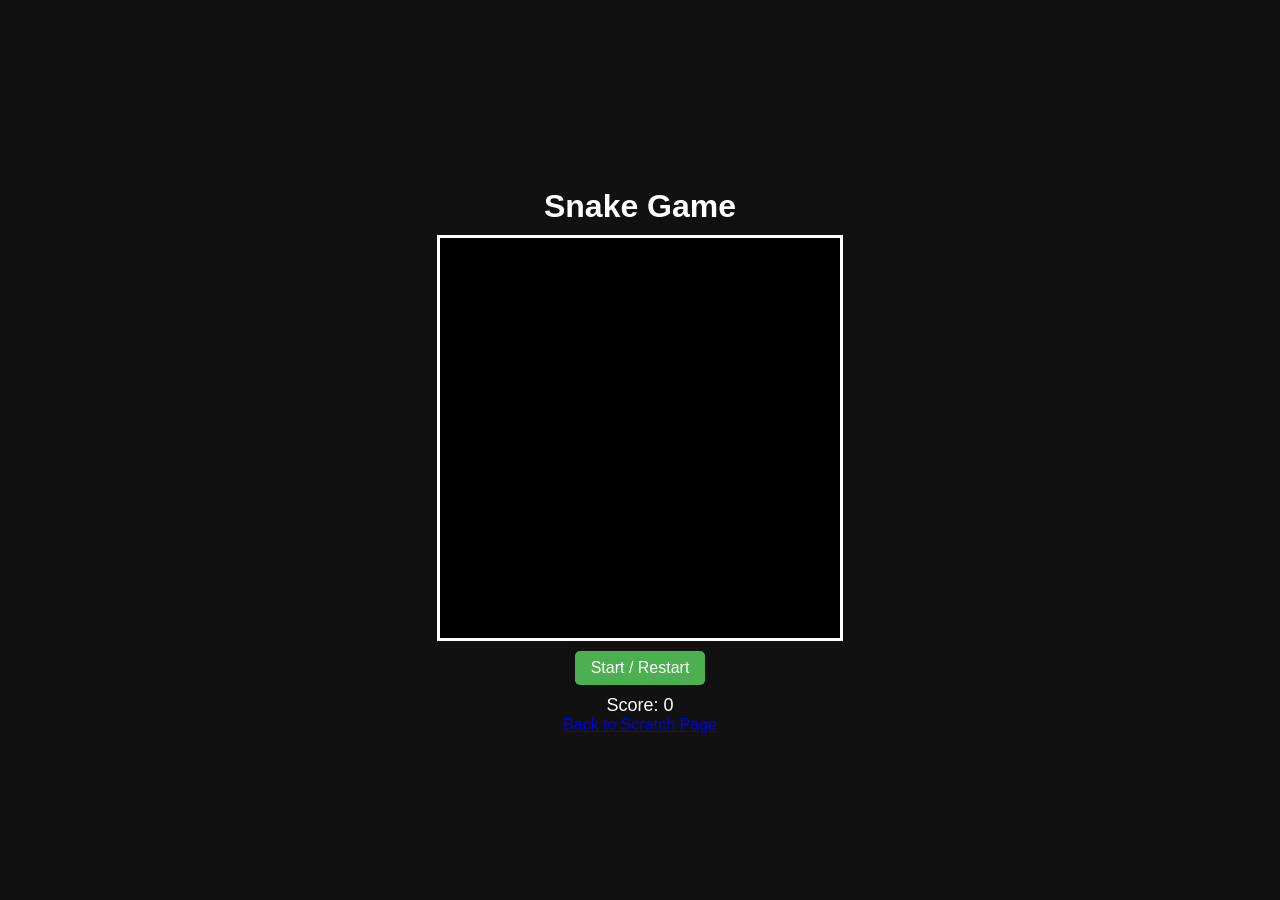
<file: ai.html>
<!DOCTYPE html>
<html lang="en">
<head>
<meta charset="UTF-8">
<title>Snake Game</title>
<style>
    body {
        display: flex;
        flex-direction: column;
        align-items: center;
        font-family: Arial, sans-serif;
        background: #111;
        color: #fff;
        margin: 0;
        height: 100vh;
        justify-content: center;
    }

    h1 {
        margin-bottom: 10px;
    }

    canvas {
        background: #000;
        border: 3px solid #fff;
    }

    #controls {
        margin-top: 10px;
    }

    button {
        padding: 8px 16px;
        font-size: 16px;
        cursor: pointer;
        border: none;
        background: #4CAF50;
        color: white;
        border-radius: 5px;
    }

    button:hover {
        background: #45a049;
    }

    #score {
        margin-top: 10px;
        font-size: 18px;
    }
</style>
</head>
<body>

<h1>Snake Game</h1>
<canvas id="game" width="400" height="400"></canvas>

<div id="controls">
    <button onclick="startGame()">Start / Restart</button>
</div>

<div id="score">Score: 0</div>

<script>
const canvas = document.getElementById("game");
const ctx = canvas.getContext("2d");

const gridSize = 20;
const tileCount = canvas.width / gridSize;

let snake;
let direction;
let food;
let gameInterval;
let score;

function startGame() {
    snake = [{x: 10, y: 10}];
    direction = {x: 1, y: 0};
    food = randomFood();
    score = 0;
    document.getElementById("score").innerText = "Score: 0";

    if (gameInterval) clearInterval(gameInterval);
    gameInterval = setInterval(gameLoop, 120);
}

function gameLoop() {
    update();
    draw();
}

function update() {
    const head = {
        x: snake[0].x + direction.x,
        y: snake[0].y + direction.y
    };

    // Wall collision
    if (
        head.x < 0 || head.x >= tileCount ||
        head.y < 0 || head.y >= tileCount
    ) {
        return gameOver();
    }

    // Self collision
    for (let segment of snake) {
        if (head.x === segment.x && head.y === segment.y) {
            return gameOver();
        }
    }

    snake.unshift(head);

    // Food collision
    if (head.x === food.x && head.y === food.y) {
        score++;
        document.getElementById("score").innerText = "Score: " + score;
        food = randomFood();
    } else {
        snake.pop();
    }
}

function draw() {
    // Clear
    ctx.fillStyle = "black";
    ctx.fillRect(0, 0, canvas.width, canvas.height);

    // Snake
    ctx.fillStyle = "lime";
    for (let segment of snake) {
        ctx.fillRect(segment.x * gridSize, segment.y * gridSize, gridSize - 2, gridSize - 2);
    }

    // Food
    ctx.fillStyle = "red";
    ctx.fillRect(food.x * gridSize, food.y * gridSize, gridSize - 2, gridSize - 2);
}

function randomFood() {
    return {
        x: Math.floor(Math.random() * tileCount),
        y: Math.floor(Math.random() * tileCount)
    };
}

function gameOver() {
    clearInterval(gameInterval);
    alert("Game Over! Score: " + score);
}

// Controls
document.addEventListener("keydown", (e) => {
    switch (e.key) {
        case "ArrowUp":
            if (direction.y === 0) direction = {x: 0, y: -1};
            break;
        case "ArrowDown":
            if (direction.y === 0) direction = {x: 0, y: 1};
            break;
        case "ArrowLeft":
            if (direction.x === 0) direction = {x: -1, y: 0};
            break;
        case "ArrowRight":
            if (direction.x === 0) direction = {x: 1, y: 0};
            break;
    }
});
</script>
<div>
    <a href="fromscratch.html">Back to Scratch Page</a>
</div>
</body>
</html>
</file>
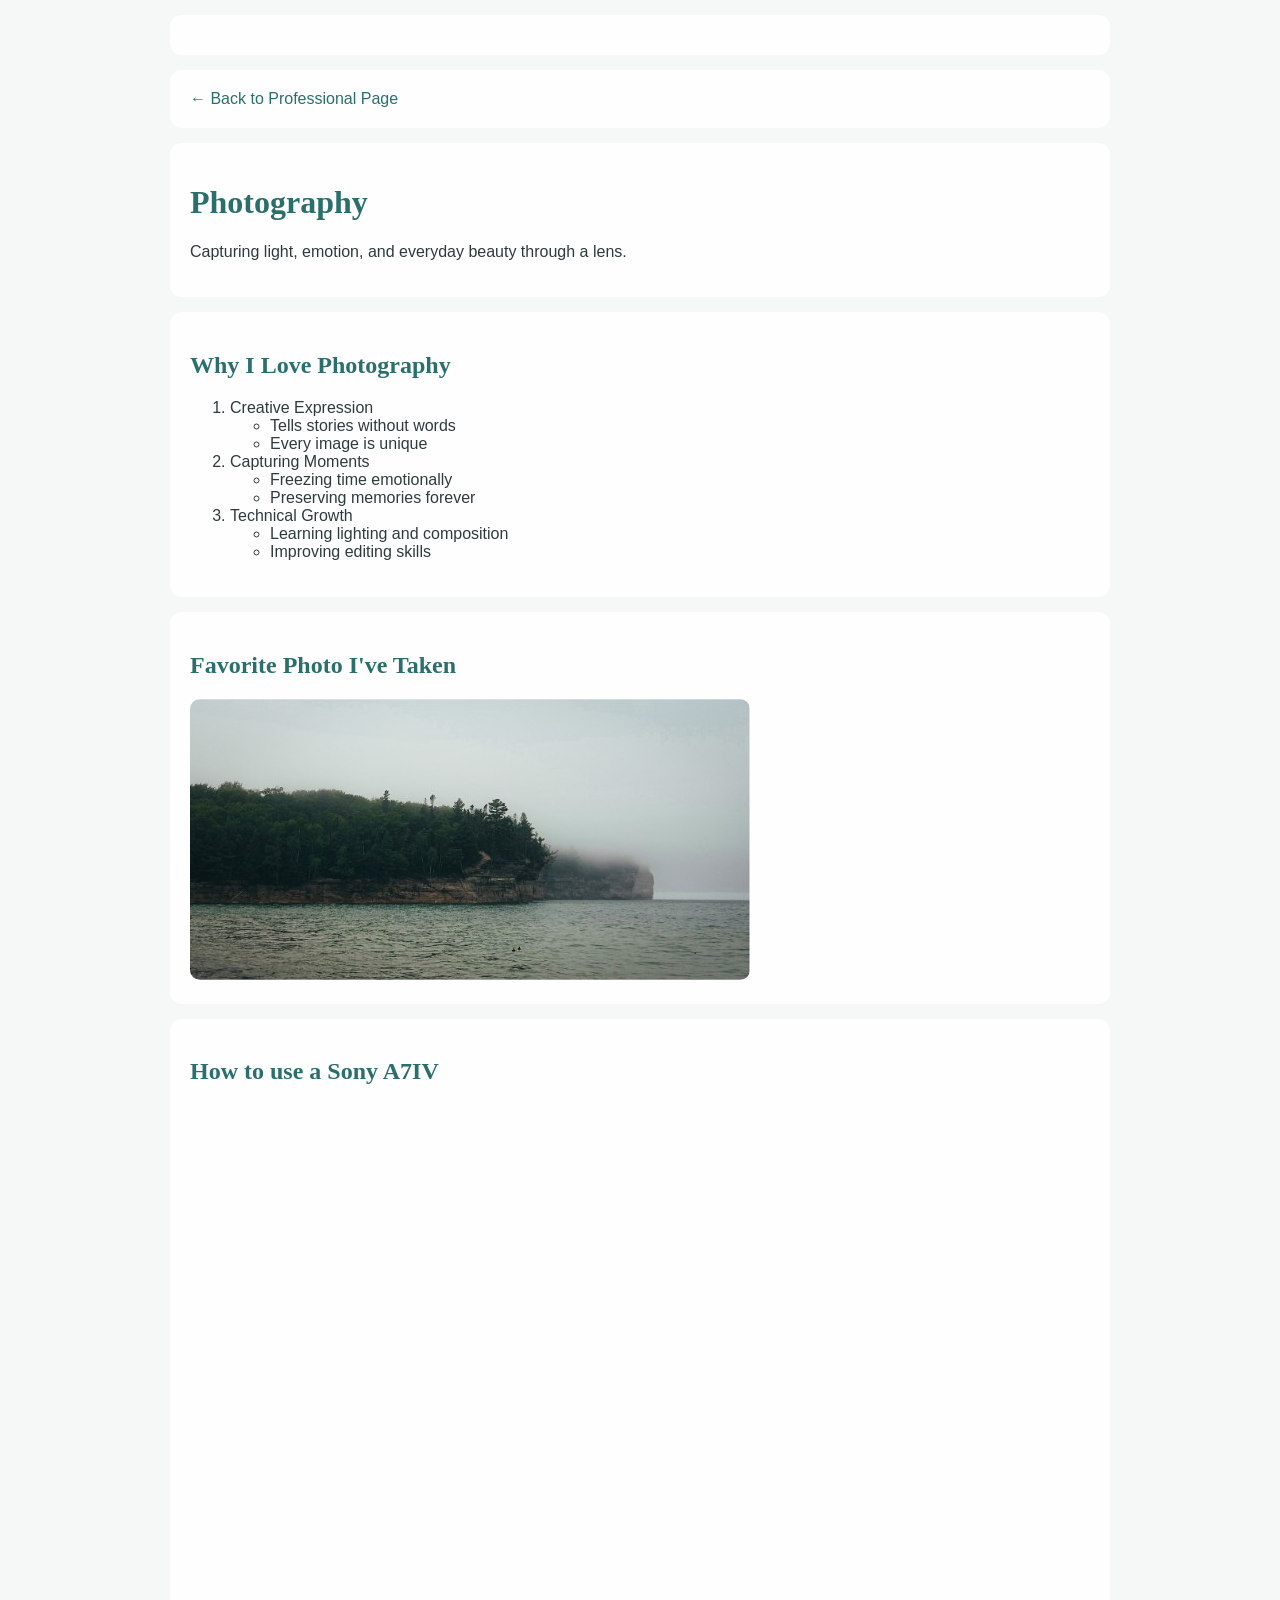
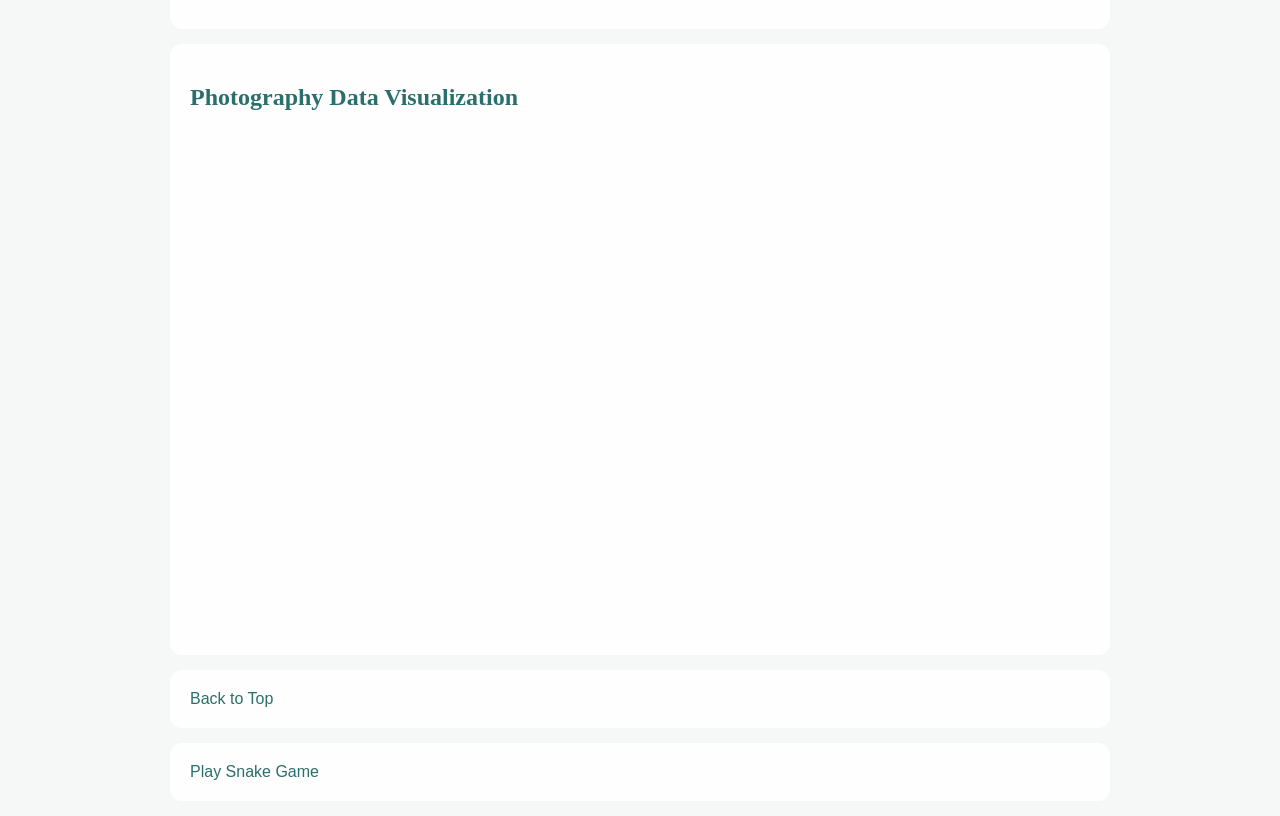
<file: fromscratch.html>
<!DOCTYPE html>
<html lang="en">
<head>
    <meta charset="UTF-8">
    <title>Photography Scratch Page</title>
    <link rel="stylesheet" href="css/mystyle.css">
</head>

<body>

<div id="top"></div>

<!-- Navigation -->
<div>
    <a href="index.html">← Back to Professional Page</a>
</div>

<!-- Header -->
<div>
    <h1>Photography</h1>
    <p>Capturing light, emotion, and everyday beauty through a lens.</p>
</div>

<!-- Why Photography -->
<div>
    <h2>Why I Love Photography</h2>

    <ol>
        <li>Creative Expression
            <ul>
                <li>Tells stories without words</li>
                <li>Every image is unique</li>
            </ul>
        </li>

        <li>Capturing Moments
            <ul>
                <li>Freezing time emotionally</li>
                <li>Preserving memories forever</li>
            </ul>
        </li>

        <li>Technical Growth
            <ul>
                <li>Learning lighting and composition</li>
                <li>Improving editing skills</li>
            </ul>
        </li>
    </ol>
</div>

<!-- Image -->
<div>
    <h2>Favorite Photo I've Taken</h2>

    <img src="assets/img/Screenshot 2026-04-13 173615.jpg"
         alt="Photography image">
</div>

<!-- YouTube (FIXED) -->
<div>
    <h2>How to use a Sony A7IV</h2>

    <iframe
        src="https://www.youtube.com/embed/WlTnBW8OTBA"
        title="Sony A7 IV Beginners Guide"
        frameborder="0"
        allowfullscreen>
    </iframe>
</div>

<!-- Tableau (FIXED EMBED) -->
<div>
    <h2>Photography Data Visualization</h2>

    <iframe
        src="https://public.tableau.com/views/topphotographylocationsinutah/TopPhotographyLocationsinUtah?:showVizHome=no&:embed=true">
    </iframe>
</div>

<!-- Back to top -->
<div>
    <a href="#top">Back to Top</a>
</div>

<div>
    <a href="ai.html">Play Snake Game</a>
</div>
</body>
</html>
</file>
<file: css/mystyle.css>
body {
    margin: 0;
    background-color: #f6f8f7;
    background-image: url("https://www.transparenttextures.com/patterns/paper-fibers.png");
    font-family: "Helvetica Neue", Arial, sans-serif;
    color: #2f3b3b;
}

h1, h2 {
    font-family: Georgia, serif;
    color: #2a6f6b;
}

div {
    padding: 20px;
    margin: 15px auto;
    max-width: 900px;
    background-color: rgba(255, 255, 255, 0.85);
    border-radius: 12px;
}
a {
    color: #2a6f6b;
    text-decoration: none;
}

a:hover {
    color: #1d4e4b;
    text-decoration: underline;
}

img {
    border-radius: 10px;
    max-width: 100%;
}

iframe {
    border: none;
    width: 100%;
    height: 500px;
}
</file>
